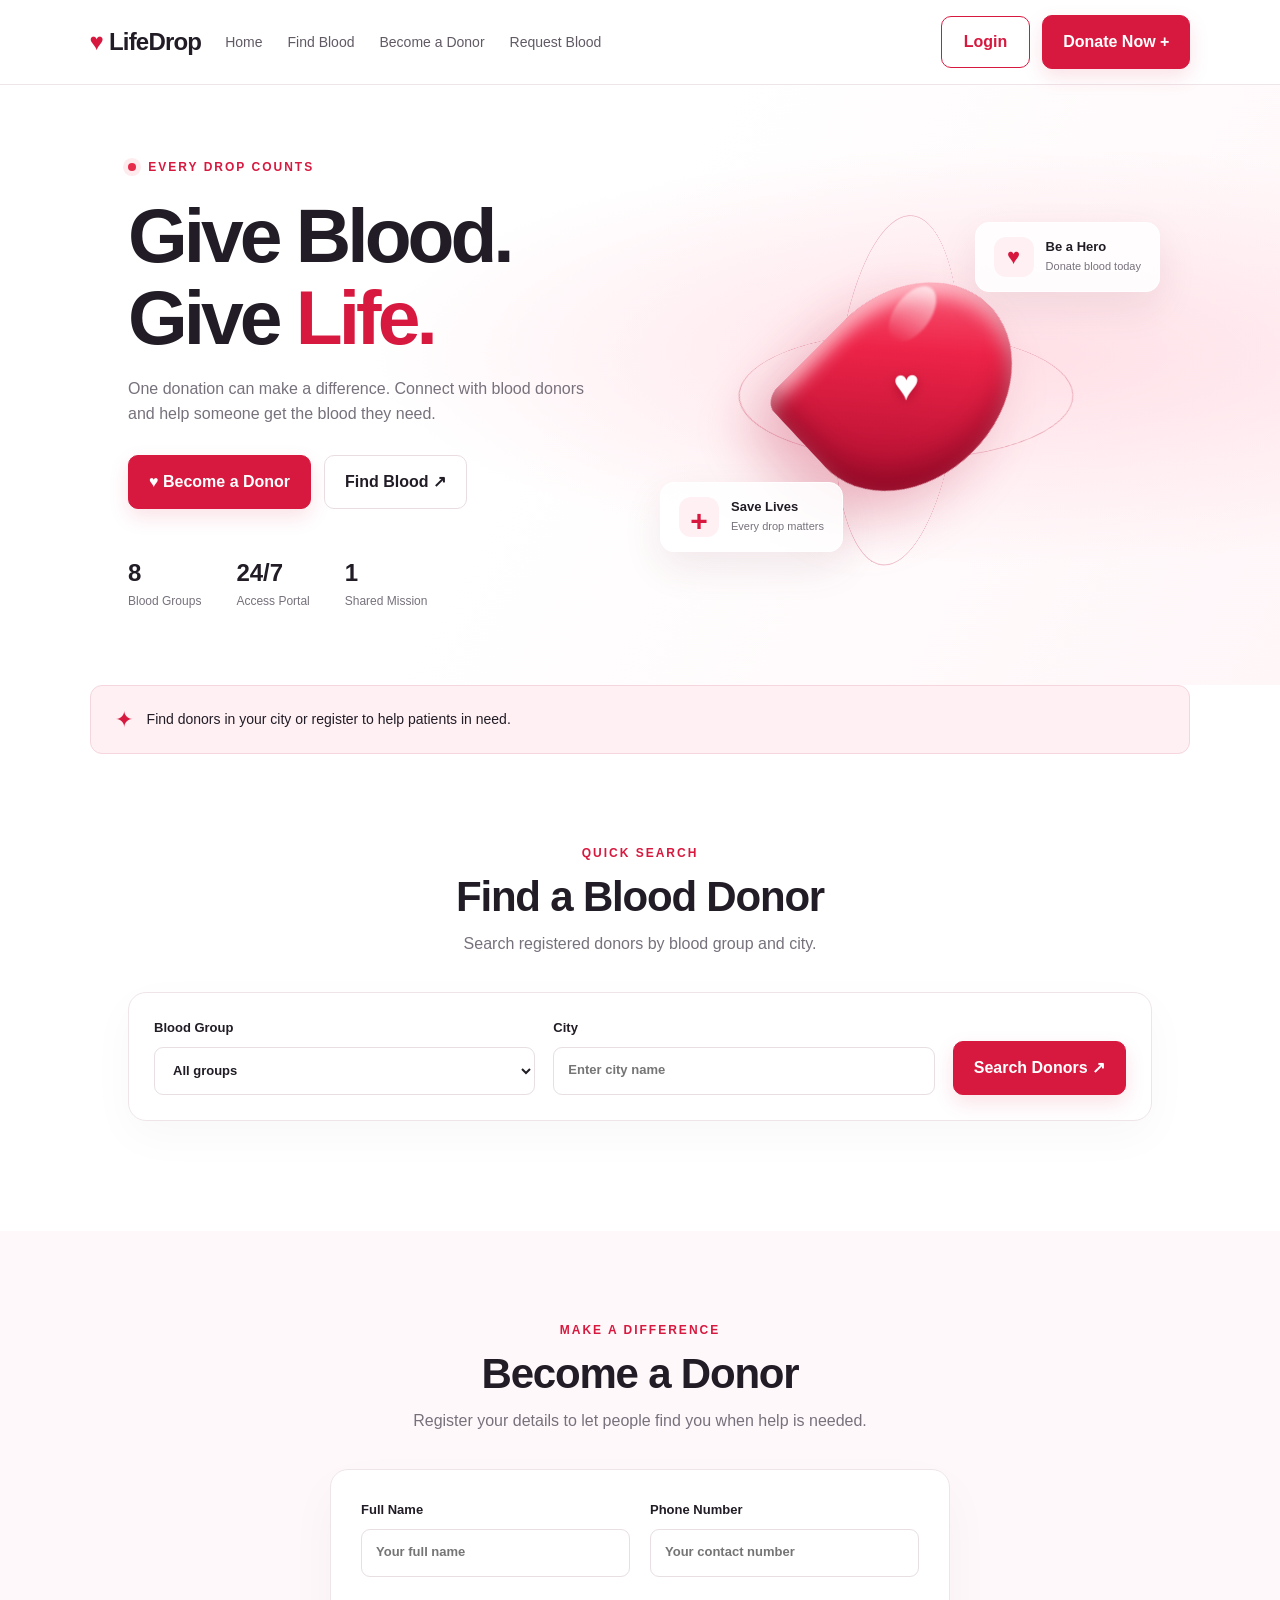
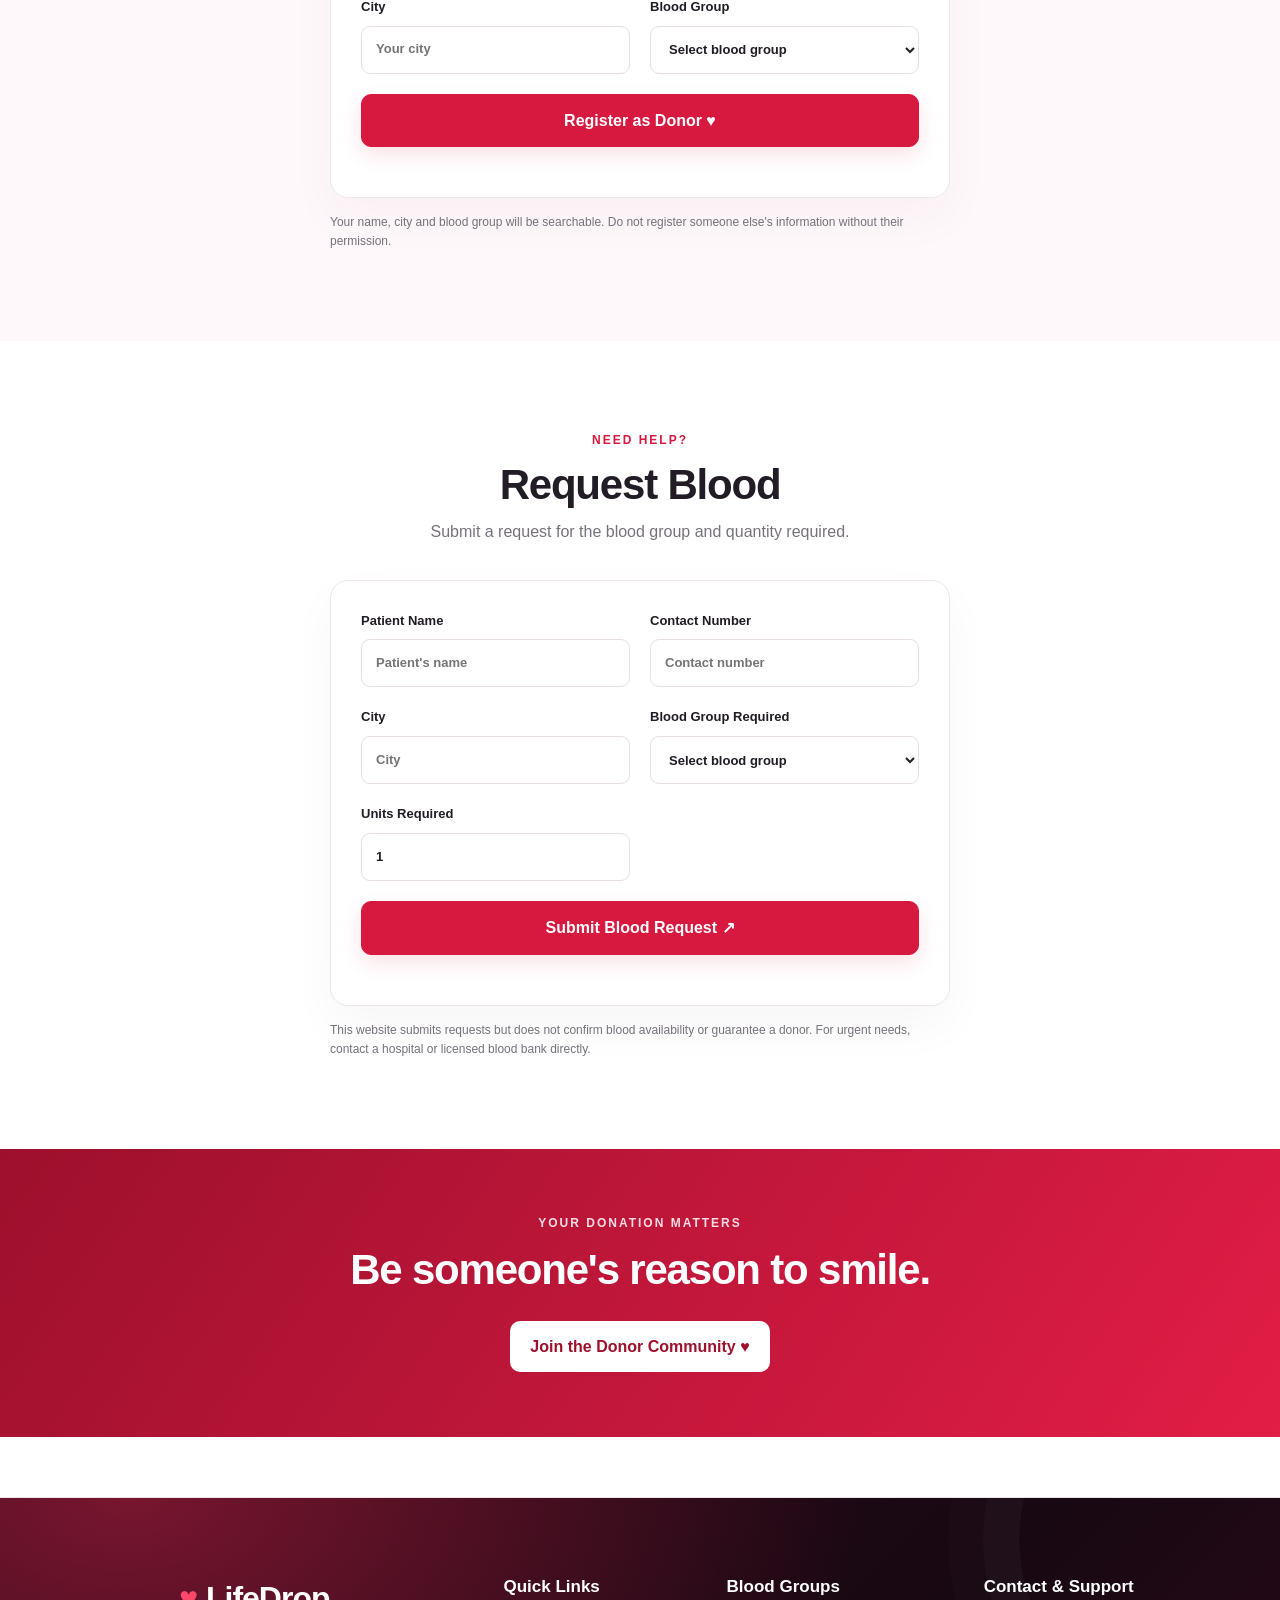
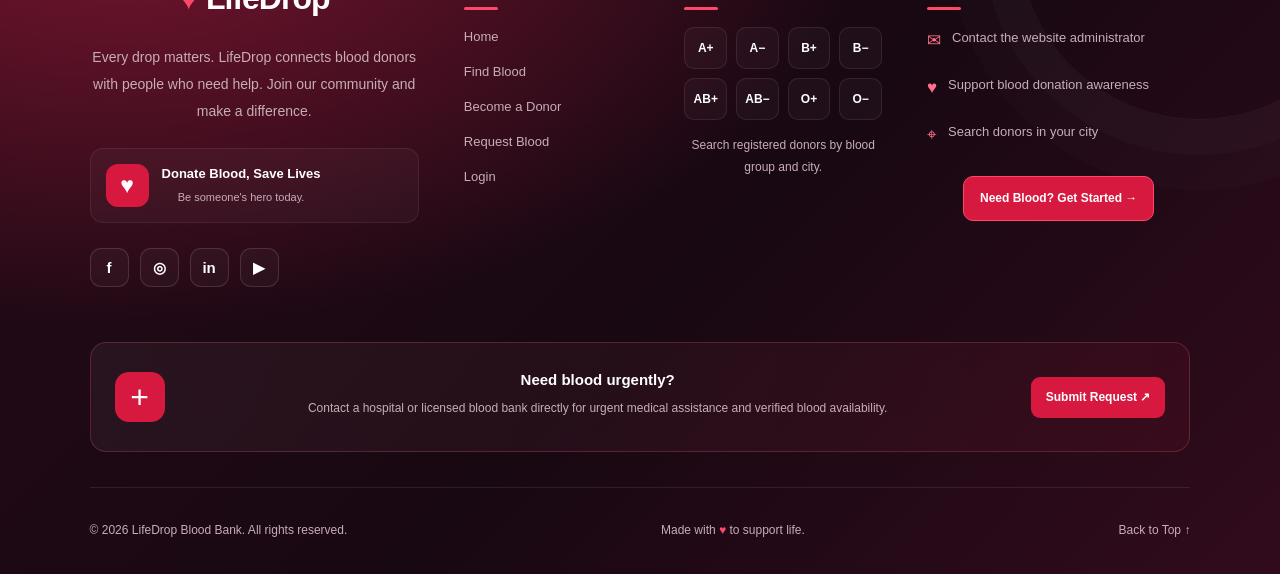
<file: index.html>
<!DOCTYPE html>
<html lang="en">
<head>
  <meta charset="UTF-8">
  <meta name="viewport" content="width=device-width, initial-scale=1.0">
  <title>LifeDrop | 3D Blood Bank</title>
  <meta name="description" content="Blood donor registration and blood request portal.">
  <link rel="stylesheet" href="style.css">
  <script src="script.js" defer></script>
</head>
<body>
  <header class="navbar">
    <a class="logo" href="#home"><span>♥</span> LifeDrop</a>
    <nav>
      <a href="#home">Home</a>
      <a href="#search">Find Blood</a>
      <a href="#donate">Become a Donor</a>
      <a href="#request">Request Blood</a>
    </nav>

<div 
  class="nav-actions">
  <a href="login.html" class="login-btn">Login</a>
  <a class="nav-btn" href="#donate">Donate Now +</a>
</div>

  </header>

  <main>
    <section class="hero" id="home">
      <div class="hero-content">
        <p class="eyebrow"><span class="live-dot"></span> EVERY DROP COUNTS</p>
        <h1>Give Blood.<br>Give <span>Life.</span></h1>
        <p class="hero-description">
          One donation can make a difference. Connect with blood donors
          and help someone get the blood they need.
        </p>
        <div class="hero-actions">
          <a class="primary-btn" href="#donate">♥ Become a Donor</a>
          <a class="secondary-btn" href="#search">Find Blood ↗</a>
        </div>
        <div class="hero-stats">
          <div><strong>8</strong><span>Blood Groups</span></div>
          <div><strong>24/7</strong><span>Access Portal</span></div>
          <div><strong>1</strong><span>Shared Mission</span></div>
        </div>
      </div>

      <div class="hero-visual" aria-label="Animated 3D blood drop">
        <div class="orbit orbit-one"></div>
        <div class="orbit orbit-two"></div>
        <div class="blood-drop">
          <div class="drop-shine"></div>
          <div class="drop-heart">♥</div>
        </div>
        <div class="float-card card-top">
          <span class="mini-icon">♥</span>
          <div><strong>Be a Hero</strong><small>Donate blood today</small></div>
        </div>
        <div class="float-card card-bottom">
          <span class="pulse-icon">+</span>
          <div><strong>Save Lives</strong><small>Every drop matters</small></div>
        </div>
      </div>
    </section>

    <section class="notice">
      <span>✦</span>
      <p>Find donors in your city or register to help patients in need.</p>
    </section>

    <section class="section" id="search">
      <div class="section-heading">
        <p class="eyebrow">QUICK SEARCH</p>
        <h2>Find a Blood Donor</h2>
        <p>Search registered donors by blood group and city.</p>
      </div>

      <form id="search-form" class="search-panel">
        <label>Blood Group
          <select id="search-group">
            <option value="">All groups</option>
            <option>A+</option><option>A-</option>
            <option>B+</option><option>B-</option>
            <option>AB+</option><option>AB-</option>
            <option>O+</option><option>O-</option>
          </select>
        </label>
        <label>City
          <input id="search-city" maxlength="100"
                 placeholder="Enter city name">
        </label>
        <button class="primary-btn" type="submit">Search Donors ↗</button>
      </form>
      <p id="search-status" class="status" aria-live="polite"></p>
      <div id="donor-results" class="donor-grid"></div>
    </section>

    <section class="section soft-section" id="donate">
      <div class="section-heading">
        <p class="eyebrow">MAKE A DIFFERENCE</p>
        <h2>Become a Donor</h2>
        <p>Register your details to let people find you when help is needed.</p>
      </div>

      <form id="donor-form" class="form-card">
        <label>Full Name
          <input name="name" required maxlength="100"
                 autocomplete="name" placeholder="Your full name">
        </label>
        <label>Phone Number
          <input name="phone" required maxlength="20"
                 type="tel" autocomplete="tel" placeholder="Your contact number">
        </label>
        <label>City
          <input name="city" required maxlength="100"
                 autocomplete="address-level2" placeholder="Your city">
        </label>
        <label>Blood Group
          <select name="blood_group" required>
            <option value="">Select blood group</option>
            <option>A+</option><option>A-</option>
            <option>B+</option><option>B-</option>
            <option>AB+</option><option>AB-</option>
            <option>O+</option><option>O-</option>
          </select>
        </label>
        <button class="primary-btn full-width" type="submit">
          Register as Donor ♥
        </button>
        <p id="donor-status" class="status" aria-live="polite"></p>
      </form>
      <p class="privacy-note">
        Your name, city and blood group will be searchable. Do not register
        someone else's information without their permission.
      </p>
    </section>

    <section class="section" id="request">
      <div class="section-heading">
        <p class="eyebrow">NEED HELP?</p>
        <h2>Request Blood</h2>
        <p>Submit a request for the blood group and quantity required.</p>
      </div>

      <form id="request-form" class="form-card">
        <label>Patient Name
          <input name="patient_name" required maxlength="100"
                 placeholder="Patient's name">
        </label>
        <label>Contact Number
          <input name="phone" required maxlength="20" type="tel"
                 placeholder="Contact number">
        </label>
        <label>City
          <input name="city" required maxlength="100"
                 placeholder="City">
        </label>
        <label>Blood Group Required
          <select name="blood_group" required>
            <option value="">Select blood group</option>
            <option>A+</option><option>A-</option>
            <option>B+</option><option>B-</option>
            <option>AB+</option><option>AB-</option>
            <option>O+</option><option>O-</option>
          </select>
        </label>
        <label>Units Required
          <input name="units" type="number" min="1" max="20"
                 value="1" required>
        </label>
        <button class="primary-btn full-width" type="submit">
          Submit Blood Request ↗
        </button>
        <p id="request-status" class="status" aria-live="polite"></p>
      </form>
      <p class="privacy-note">
        This website submits requests but does not confirm blood availability
        or guarantee a donor. For urgent needs, contact a hospital or licensed
        blood bank directly.
      </p>
    </section>

    <section class="cta">
      <p class="eyebrow">YOUR DONATION MATTERS</p>
      <h2>Be someone's reason to smile.</h2>
      <a href="#donate" class="light-btn">Join the Donor Community ♥</a>
    </section>
  </main>

  
<footer class="site-footer">
  <div class="footer-main">

    <div class="footer-brand">
      <a href="#home" class="footer-logo">
        <span class="footer-heart">♥</span> LifeDrop
      </a>

      <p class="footer-description">
        Every drop matters. LifeDrop connects blood donors with people
        who need help. Join our community and make a difference.
      </p>

      <div class="footer-badge">
        <span>♥</span>
        <div>
          <strong>Donate Blood, Save Lives</strong>
          <small>Be someone's hero today.</small>
        </div>
      </div>

      <div class="footer-socials">
        <a href="https://www.facebook.com/" aria-label="Facebook">f</a>
        <a href="https://www.instagram.com/" aria-label="Instagram">◎</a>
        <a href="https://www.linkedin.com/" aria-label="LinkedIn">in</a>
        <a href="https://www.youtube.com/" aria-label="YouTube">▶</a>
      </div>
    </div>

    <div class="footer-column">
      <h3>Quick Links</h3>
      <a href="#home">Home</a>
      <a href="#search">Find Blood</a>
      <a href="#donate">Become a Donor</a>
      <a href="#request">Request Blood</a>
      <a href="login.html">Login</a>
    </div>

    <div class="footer-column">
      <h3>Blood Groups</h3>
      <div class="footer-blood-groups">
        <a href="#search">A+</a>
        <a href="#search">A−</a>
        <a href="#search">B+</a>
        <a href="#search">B−</a>
        <a href="#search">AB+</a>
        <a href="#search">AB−</a>
        <a href="#search">O+</a>
        <a href="#search">O−</a>
      </div>
      <p class="footer-small">
        Search registered donors by blood group and city.
      </p>
    </div>

    <div class="footer-column footer-contact">
      <h3>Contact & Support</h3>
      <p><span>✉</span> Contact the website administrator</p>
      <p><span>♥</span> Support blood donation awareness</p>
      <p><span>⌖</span> Search donors in your city</p>
      <a class="footer-contact-btn" href="#request">
        Need Blood? Get Started →
      </a>
    </div>

  </div>

  <div class="footer-emergency">
    <div class="emergency-icon">+</div>
    <div>
      <strong>Need blood urgently?</strong>
      <p>
        Contact a hospital or licensed blood bank directly for urgent
        medical assistance and verified blood availability.
      </p>
    </div>
    <a href="#request">Submit Request ↗</a>
  </div>

  <div class="footer-bottom">
    <p>© 2026 LifeDrop Blood Bank. All rights reserved.</p>
    <p>Made with <span class="footer-heart">♥</span> to support life.</p>
    <a href="#home">Back to Top ↑</a>
  </div>
</footer>

</body>
</html>
</file>
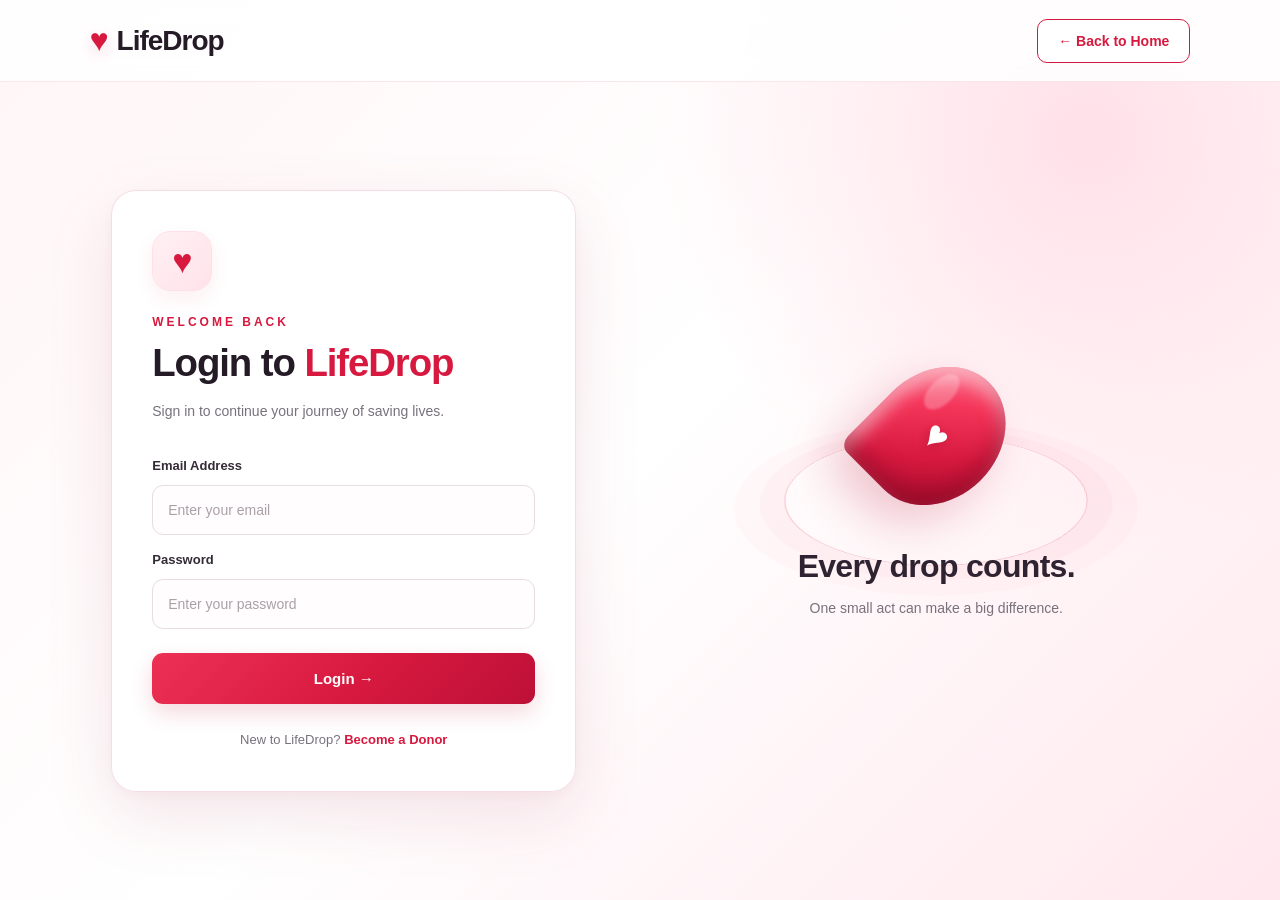
<file: login.html>
<!DOCTYPE html>
<html lang="en">
<head>
  <meta charset="UTF-8">
  <meta name="viewport" content="width=device-width, initial-scale=1.0">
  <title>Login | LifeDrop Blood Bank</title>
  <link rel="stylesheet" href="style1.css">
</head>

<body class="login-page">

  <header class="navbar">
    <a class="logo" href="index.html">
      <span>♥</span> LifeDrop
    </a>
    <a href="index.html" class="login-btn">← Back to Home</a>
  </header>

  <main class="login-container">

    <section class="login-card">
      <div class="login-symbol">♥</div>

      <p class="eyebrow">WELCOME BACK</p>

      <h1>Login to <span>LifeDrop</span></h1>

      <p class="login-subtitle">
        Sign in to continue your journey of saving lives.
      </p>

      <form id="login-form">

        <label for="email">Email Address</label>
        <input
          id="email"
          name="email"
          type="email"
          placeholder="Enter your email"
          autocomplete="email"
          required
        >

        <label for="password">Password</label>
        <input
          id="password"
          name="password"
          type="password"
          placeholder="Enter your password"
          autocomplete="current-password"
          required
        >

        <button type="submit" class="primary-btn full-width">
          Login →
        </button>

        <p id="login-message" class="status" aria-live="polite"></p>

      </form>

      <p class="login-footer">
        New to LifeDrop?
        <a href="index.html#donate">Become a Donor</a>
      </p>
    </section>

    <div class="login-visual">
      <div class="login-orbit"></div>
      <div class="login-drop">♥</div>

      <h2>Every drop counts.</h2>
      <p>One small act can make a big difference.</p>
    </div>

  </main>

  <script>
    document.getElementById("login-form").addEventListener(
      "submit",
      function(event) {
        event.preventDefault();

        const email = document.getElementById("email").value.trim();
        const password = document.getElementById("password").value;
        const message = document.getElementById("login-message");

        if (!email || !password) {
          message.textContent = "Please enter your email and password.";
          message.className = "status error";
          return;
        }

        // Demo only: this does not verify credentials.
        message.textContent = "Demo login successful. Opening homepage...";
        message.className = "status success";

        window.location.href = "index.html";
      }
    );
  </script>

</body>
</html>
</file>
<file: style.css>
:root {
  --red: #d7193f;
  --red-dark: #9e102c;
  --pink: #fff0f3;
  --ink: #211c25;
  --muted: #77717c;
  --white: #ffffff;
  --border: #eee5e9;
}

* {
  box-sizing: border-box;
  margin: 0;
  padding: 0;
}

html {
  scroll-behavior: smooth;
  scroll-padding-top: 90px;
}

body {
  font-family: Arial, Helvetica, sans-serif;
  color: var(--ink);
  background: var(--white);
  line-height: 1.6;
}

a {
  color: inherit;
  text-decoration: none;
}

button, input, select {
  font: inherit;
}


.nav-actions {
  display: flex;
  align-items: center;
  gap: 12px;
  margin-left: auto;
}

.login-btn {
  display: inline-flex;
  align-items: center;
  justify-content: center;
  padding: 12px 22px;
  border: 1px solid #d7193f;
  border-radius: 10px;
  background: #fff;
  color: #d7193f;
  font-weight: 700;
  text-decoration: none;
  transition: all 0.25s ease;
}

.login-btn:hover {
  background: #fff0f3;
  transform: translateY(-3px);
  box-shadow: 0 8px 20px #d7193f20;
}

@media (max-width: 900px) {
  .nav-actions {
    margin-left: 0;
    justify-content: center;
  }
}

@media (max-width: 560px) {
  .nav-actions {
    gap: 8px;
  }

  .login-btn,
  .nav-btn {
    padding: 10px 14px;
    font-size: 12px;
  }
}


button, .primary-btn, .secondary-btn, .nav-btn, .light-btn {
  transition: transform .25s, box-shadow .25s, background .25s;
}

button:hover, .primary-btn:hover, .secondary-btn:hover,
.nav-btn:hover, .light-btn:hover {
  transform: translateY(-3px);
}

.navbar {
  position: sticky;
  top: 0;
  z-index: 10;
  min-height: 76px;
  padding: 15px 7%;
  display: flex;
  align-items: center;
  justify-content: space-between;
  gap: 24px;
  background: rgba(255,255,255,.94);
  backdrop-filter: blur(12px);
  border-bottom: 1px solid var(--border);
}

.logo {
  font-size: 24px;
  font-weight: 800;
  letter-spacing: -.8px;
  white-space: nowrap;
}

.logo span {
  color: var(--red);
}

.navbar nav {
  display: flex;
  flex-wrap: wrap;
  gap: 25px;
  font-size: 14px;
  color: #615a65;
}

.navbar nav a:hover {
  color: var(--red);
}

.nav-btn, .primary-btn, .secondary-btn, .light-btn {
  display: inline-flex;
  align-items: center;
  justify-content: center;
  gap: 9px;
  border-radius: 10px;
  padding: 13px 20px;
  font-weight: 700;
  cursor: pointer;
}

.nav-btn, .primary-btn {
  border: 1px solid var(--red);
  color: white;
  background: var(--red);
  box-shadow: 0 8px 20px #d7193f20;
}

.secondary-btn {
  border: 1px solid #eadde2;
  background: white;
}

.hero {
  min-height: 600px;
  padding: 70px 10%;
  display: grid;
  grid-template-columns: 1fr 1fr;
  align-items: center;
  gap: 40px;
  overflow: hidden;
  background:
    radial-gradient(ellipse at 80% 45%, #ffe0e7 0, transparent 45%),
    linear-gradient(120deg, #fff 45%, #fff6f8);
}

.eyebrow {
  color: var(--red);
  font-size: 12px;
  font-weight: 800;
  letter-spacing: 2px;
}

.live-dot {
  display: inline-block;
  width: 8px;
  height: 8px;
  margin-right: 7px;
  border-radius: 50%;
  background: #e62b4b;
  box-shadow: 0 0 0 5px #e62b4b18;
}

.hero h1 {
  margin: 18px 0;
  font-size: clamp(48px, 6vw, 78px);
  line-height: 1.06;
  letter-spacing: -4px;
}

.hero h1 span {
  color: var(--red);
}

.hero-description {
  max-width: 480px;
  color: var(--muted);
  font-size: 16px;
}

.hero-actions {
  display: flex;
  flex-wrap: wrap;
  gap: 13px;
  margin-top: 28px;
}

.hero-stats {
  display: flex;
  gap: 35px;
  margin-top: 45px;
}

.hero-stats div {
  display: grid;
}

.hero-stats strong {
  font-size: 24px;
}

.hero-stats span {
  color: var(--muted);
  font-size: 12px;
}

.hero-visual {
  position: relative;
  display: grid;
  place-items: center;
  min-height: 410px;
  perspective: 900px;
}

.orbit {
  position: absolute;
  width: 330px;
  height: 330px;
  border: 1px solid #e9a4b3;
  border-radius: 50%;
  transform-style: preserve-3d;
}

.orbit-one {
  transform: rotateX(68deg) rotateZ(-25deg);
}

.orbit-two {
  width: 275px;
  height: 360px;
  transform: rotateY(65deg) rotateZ(25deg);
  border-color: #efc2cd;
}

.blood-drop {
  position: relative;
  display: grid;
  place-items: center;
  width: 190px;
  height: 230px;
  border-radius: 55% 55% 55% 10%;
  transform: rotate(45deg) rotateY(-15deg);
  background: linear-gradient(140deg, #ff718a 2%, #ed2348 38%, #9d0929 100%);
  box-shadow:
    inset -16px -15px 25px #75051e70,
    inset 10px 8px 20px #ffbdc9,
    0 35px 55px #ba153b48;
  animation: float-drop 4s ease-in-out infinite;
  transform-style: preserve-3d;
}

.drop-shine {
  position: absolute;
  top: 27px;
  left: 28px;
  width: 38px;
  height: 65px;
  border-radius: 50%;
  background: linear-gradient(#ffffffa8, #ffffff00);
  transform: rotate(-10deg);
  filter: blur(1px);
}

.drop-heart {
  color: #fff;
  font-size: 45px;
  transform: rotate(-45deg);
  text-shadow: 0 3px 12px #8c001f80;
}

@keyframes float-drop {
  0%, 100% {
    translate: 0 0;
    rotate: -3deg;
  }
  50% {
    translate: 0 -15px;
    rotate: 3deg;
  }
}

.float-card {
  position: absolute;
  display: flex;
  align-items: center;
  gap: 12px;
  padding: 14px 18px;
  border: 1px solid #ffffff;
  border-radius: 14px;
  background: #ffffffdb;
  box-shadow: 0 15px 40px #67152b17;
  backdrop-filter: blur(12px);
  animation: card-float 5s ease-in-out infinite;
}

.card-top {
  top: 42px;
  right: -8px;
}

.card-bottom {
  bottom: 38px;
  left: 0;
  animation-delay: -2s;
}

.float-card strong, .float-card small {
  display: block;
}

.float-card strong {
  font-size: 13px;
}

.float-card small {
  color: var(--muted);
  font-size: 11px;
}

.mini-icon, .pulse-icon {
  display: grid;
  place-items: center;
  width: 40px;
  height: 40px;
  border-radius: 12px;
  color: var(--red);
  background: var(--pink);
  font-size: 22px;
}

.pulse-icon {
  font-size: 30px;
  font-weight: bold;
}

@keyframes card-float {
  0%, 100% { translate: 0 0; }
  50% { translate: 0 -8px; }
}

.notice {
  margin: 0 7%;
  padding: 16px 24px;
  display: flex;
  align-items: center;
  gap: 14px;
  border: 1px solid #f5d5de;
  border-radius: 12px;
  background: var(--pink);
}

.notice span {
  color: var(--red);
  font-size: 22px;
}

.notice p {
  font-size: 14px;
}

.section {
  padding: 90px 10%;
}

.section-heading {
  max-width: 620px;
  margin: 0 auto 35px;
  text-align: center;
}

.section-heading h2, .cta h2 {
  margin: 9px 0;
  font-size: clamp(30px, 4vw, 42px);
  line-height: 1.2;
  letter-spacing: -1.2px;
}

.section-heading > p:last-child {
  color: var(--muted);
}

.search-panel {
  display: grid;
  grid-template-columns: 1fr 1fr auto;
  align-items: end;
  gap: 18px;
  padding: 25px;
  border: 1px solid var(--border);
  border-radius: 18px;
  box-shadow: 0 15px 45px #35112208;
}

label {
  display: grid;
  gap: 8px;
  font-size: 13px;
  font-weight: 700;
}

input, select {
  width: 100%;
  min-height: 48px;
  padding: 12px 14px;
  border: 1px solid #e7dfe3;
  border-radius: 9px;
  background: white;
  color: var(--ink);
  outline: none;
}

input:focus, select:focus {
  border-color: var(--red);
  box-shadow: 0 0 0 3px #d7193f15;
}

.soft-section {
  background: #fff8fa;
}

.form-card {
  width: 100%;
  max-width: 620px;
  margin: 0 auto;
  padding: 30px;
  display: grid;
  grid-template-columns: 1fr 1fr;
  gap: 20px;
  border: 1px solid var(--border);
  border-radius: 18px;
  background: white;
  box-shadow: 0 20px 50px #35112209;
}

.full-width, .form-card .status {
  grid-column: 1 / -1;
}

.full-width {
  width: 100%;
}

.status {
  color: var(--muted);
  font-size: 13px;
}

.status.error {
  color: #b00020;
}

.status.success {
  color: #167345;
}

.donor-grid {
  display: grid;
  grid-template-columns: repeat(3, minmax(0, 1fr));
  gap: 18px;
  margin-top: 20px;
}

.donor-card {
  padding: 20px;
  border: 1px solid var(--border);
  border-radius: 14px;
  background: white;
  transition: transform .25s, box-shadow .25s;
}

.donor-card:hover {
  transform: translateY(-5px) rotateX(2deg);
  box-shadow: 0 16px 30px #35112210;
}

.blood-badge {
  display: inline-grid;
  place-items: center;
  min-width: 50px;
  min-height: 50px;
  padding: 8px;
  border-radius: 12px;
  color: var(--red);
  background: var(--pink);
  font-size: 17px;
  font-weight: 800;
}

.donor-card h3 {
  margin-top: 12px;
  font-size: 17px;
}

.donor-card p {
  margin-top: 5px;
  color: var(--muted);
  font-size: 13px;
}

.privacy-note {
  max-width: 620px;
  margin: 15px auto 0;
  color: var(--muted);
  font-size: 12px;
}

.cta {
  padding: 65px 20px;
  text-align: center;
  color: white;
  background: linear-gradient(125deg, #9d102d, #e21d46);
}

.cta .eyebrow {
  color: #ffdbe3;
}

.cta h2 {
  margin: 12px 0 25px;
}

.light-btn {
  color: var(--red-dark);
  background: white;
}

footer {
  padding: 35px 7%;
  text-align: center;
  border-top: 1px solid var(--border);
}

footer p {
  margin: 8px 0;
  color: var(--muted);
  font-size: 13px;
}

footer small {
  color: var(--muted);
  font-size: 11px;
}

@media (max-width: 900px) {
  .navbar {
    flex-wrap: wrap;
    justify-content: center;
  }

  .navbar nav {
    justify-content: center;
    gap: 15px;
  }

  .hero {
    grid-template-columns: 1fr;
    padding: 60px 7%;
  }

  .hero-content {
    text-align: center;
  }

  .hero-description {
    margin: auto;
  }

  .hero-actions, .hero-stats {
    justify-content: center;
  }

  .hero-visual {
    min-height: 380px;
  }

  .search-panel {
    grid-template-columns: 1fr 1fr;
  }

  .search-panel button {
    grid-column: 1 / -1;
  }

  .donor-grid {
    grid-template-columns: repeat(2, minmax(0, 1fr));
  }
}

@media (max-width: 560px) {
  .navbar {
    padding: 14px 5%;
  }

  .navbar nav {
    font-size: 12px;
  }

  .nav-btn {
    padding: 10px 14px;
  }

  .hero h1 {
    letter-spacing: -2px;
  }

  .hero-stats {
    gap: 18px;
  }

  .hero-visual {
    transform: scale(.86);
    margin: -15px 0;
  }

  .section {
    padding: 65px 6%;
  }

  .search-panel, .form-card {
    grid-template-columns: 1fr;
    padding: 20px;
  }

  .search-panel button, .full-width, .form-card .status {
    grid-column: auto;
  }

  .donor-grid {
    grid-template-columns: 1fr;
  }
}

@media (prefers-reduced-motion: reduce) {
  *, *::before, *::after {
    animation-duration: .01ms !important;
    animation-iteration-count: 1 !important;
    scroll-behavior: auto !important;
    transition-duration: .01ms !important;
  }
}


/* =========================================
   LIFEDROP PREMIUM LARGE FOOTER
========================================= */

.site-footer {
  position: relative;
  overflow: hidden;
  margin-top: 60px;
  padding: 75px 7% 0;
  color: #f8eaf0;
  background:
    radial-gradient(ellipse at 10% 0%, #78152f 0%, transparent 45%),
    linear-gradient(135deg, #250a16 0%, #180812 55%, #310b1c 100%);
}

.site-footer::before {
  content: "";
  position: absolute;
  top: -140px;
  right: -100px;
  width: 360px;
  height: 360px;
  border: 1px solid #ffffff0d;
  border-radius: 50%;
  box-shadow:
    0 0 0 35px #ffffff05,
    0 0 0 70px #ffffff03;
  pointer-events: none;
}

.footer-main {
  position: relative;
  z-index: 1;
  display: grid;
  grid-template-columns: 1.5fr 0.8fr 0.9fr 1.2fr;
  gap: 45px;
  padding-bottom: 55px;
}

.footer-logo {
  display: inline-flex;
  align-items: center;
  gap: 9px;
  color: #ffffff;
  font-size: 32px;
  font-weight: 800;
  letter-spacing: -1px;
  text-decoration: none;
}

.footer-heart {
  color: #ff476a;
}

.footer-description {
  max-width: 340px;
  margin-top: 20px;
  color: #c7adb7;
  font-size: 14px;
  line-height: 1.9;
}

.footer-badge {
  display: flex;
  align-items: center;
  gap: 13px;
  margin-top: 24px;
  padding: 15px;
  max-width: 330px;
  border: 1px solid #ffffff12;
  border-radius: 13px;
  background: #ffffff08;
}

.footer-badge > span {
  display: grid;
  place-items: center;
  flex-shrink: 0;
  width: 43px;
  height: 43px;
  border-radius: 12px;
  color: #ffffff;
  background: #d7193f;
  font-size: 23px;
}

.footer-badge strong,
.footer-badge small {
  display: block;
}

.footer-badge strong {
  color: #ffffff;
  font-size: 13px;
}

.footer-badge small {
  margin-top: 4px;
  color: #c7adb7;
  font-size: 11px;
}

.footer-socials {
  display: flex;
  gap: 11px;
  margin-top: 25px;
}

.footer-socials a {
  display: grid;
  place-items: center;
  width: 39px;
  height: 39px;
  border: 1px solid #ffffff20;
  border-radius: 11px;
  color: #ffffff;
  background: #ffffff08;
  font-size: 15px;
  font-weight: 700;
  text-decoration: none;
  transition: 0.25s ease;
}

.footer-socials a:hover {
  transform: translateY(-4px);
  border-color: #ff476a;
  background: #d7193f;
}

.footer-column h3 {
  position: relative;
  margin-bottom: 27px;
  color: #ffffff;
  font-size: 17px;
}

.footer-column h3::after {
  content: "";
  position: absolute;
  bottom: -10px;
  left: 0;
  width: 34px;
  height: 3px;
  border-radius: 5px;
  background: #ff476a;
}

.footer-column > a:not(.footer-contact-btn) {
  display: block;
  width: fit-content;
  margin: 14px 0;
  color: #c7adb7;
  font-size: 13px;
  text-decoration: none;
  transition: 0.2s;
}

.footer-column > a:not(.footer-contact-btn):hover {
  color: #ff718a;
  transform: translateX(4px);
}

.footer-blood-groups {
  display: grid;
  grid-template-columns: repeat(4, minmax(0, 1fr));
  gap: 9px;
}

.footer-blood-groups a {
  display: grid;
  place-items: center;
  min-height: 42px;
  border: 1px solid #ffffff16;
  border-radius: 10px;
  color: #ffffff;
  background: #ffffff08;
  font-size: 12px;
  font-weight: 700;
  text-decoration: none;
  transition: 0.25s;
}

.footer-blood-groups a:hover {
  transform: translateY(-3px);
  border-color: #ff476a;
  background: #d7193f;
}

.footer-small {
  margin-top: 15px;
  color: #c7adb7;
  font-size: 12px;
  line-height: 1.8;
}

.footer-contact p {
  display: flex;
  align-items: flex-start;
  gap: 11px;
  margin-bottom: 18px;
  color: #c7adb7;
  font-size: 13px;
  line-height: 1.7;
}

.footer-contact p span {
  color: #ff718a;
  font-size: 17px;
}

.footer-contact-btn {
  display: inline-flex;
  align-items: center;
  justify-content: center;
  margin-top: 8px;
  padding: 12px 16px;
  border: 1px solid #ff476a;
  border-radius: 10px;
  color: #ffffff;
  background: #d7193f;
  font-size: 12px;
  font-weight: 700;
  text-decoration: none;
  transition: 0.25s;
}

.footer-contact-btn:hover {
  background: #b71032;
  transform: translateY(-3px);
}

.footer-emergency {
  position: relative;
  z-index: 1;
  display: flex;
  align-items: center;
  gap: 18px;
  padding: 24px;
  margin-bottom: 0;
  border: 1px solid #ff718a38;
  border-radius: 16px;
  background: linear-gradient(110deg, #ffffff0c, #d7193f15);
}

.emergency-icon {
  display: grid;
  place-items: center;
  flex-shrink: 0;
  width: 50px;
  height: 50px;
  border-radius: 14px;
  color: #ffffff;
  background: #d7193f;
  font-size: 32px;
  font-weight: 400;
}

.footer-emergency > div:nth-child(2) {
  flex: 1;
}

.footer-emergency strong {
  color: #ffffff;
  font-size: 15px;
}

.footer-emergency p {
  margin-top: 5px;
  color: #c7adb7;
  font-size: 12px;
  line-height: 1.8;
}

.footer-emergency > a {
  flex-shrink: 0;
  padding: 11px 15px;
  border-radius: 9px;
  color: #ffffff;
  background: #d7193f;
  font-size: 12px;
  font-weight: 700;
  text-decoration: none;
}

.footer-bottom {
  position: relative;
  z-index: 1;
  display: flex;
  align-items: center;
  justify-content: space-between;
  flex-wrap: wrap;
  gap: 15px;
  margin-top: 35px;
  padding: 25px 0;
  border-top: 1px solid #ffffff16;
}

.footer-bottom p,
.footer-bottom a {
  color: #c7adb7;
  font-size: 12px;
}

.footer-bottom a {
  text-decoration: none;
}

.footer-bottom a:hover {
  color: #ff718a;
}

/* TABLETS */

@media (max-width: 1050px) {
  .footer-main {
    grid-template-columns: repeat(2, minmax(0, 1fr));
    gap: 45px 35px;
  }
}

/* MOBILE */

@media (max-width: 600px) {
  .site-footer {
    padding: 50px 6% 0;
  }

  .footer-main {
    grid-template-columns: 1fr;
    gap: 38px;
    padding-bottom: 35px;
  }

  .footer-description {
    max-width: 100%;
  }

  .footer-badge {
    max-width: 100%;
  }

  .footer-emergency {
    align-items: flex-start;
    flex-wrap: wrap;
    padding: 18px;
  }

  .footer-emergency > div:nth-child(2) {
    flex-basis: calc(100% - 70px);
  }

  .footer-emergency > a {
    margin-left: 0;
  }

  .footer-bottom {
    flex-direction: column;
    align-items: flex-start;
    gap: 12px;
  }
}

@media (prefers-reduced-motion: reduce) {
  .site-footer *,
  .site-footer *::before,
  .site-footer *::after {
    transition: none !important;
    animation: none !important;
  }
}
</file>
<file: style1.css>
/* =========================================
   LIFEDROP — PREMIUM LOGIN PAGE CSS
   File: frontend/style1.css
========================================= */

/* ---------- RESET ---------- */

* {
  margin: 0;
  padding: 0;
  box-sizing: border-box;
}

html {
  scroll-behavior: smooth;
}

body.login-page {
  min-height: 100vh;
  font-family: Arial, Helvetica, sans-serif;
  color: #241b27;
  background:
    radial-gradient(circle at 85% 15%, #ffe0e8 0, transparent 32%),
    linear-gradient(135deg, #fff5f7 0%, #ffffff 50%, #ffe8ee 100%);
  overflow-x: hidden;
}

.login-page a {
  -webkit-tap-highlight-color: transparent;
}

/* ---------- NAVBAR ---------- */

.login-page .navbar {
  width: 100%;
  min-height: 82px;
  padding: 18px 7%;
  display: flex;
  align-items: center;
  justify-content: space-between;
  gap: 20px;
  border-bottom: 1px solid rgba(215, 25, 63, 0.10);
  background: rgba(255, 255, 255, 0.88);
  backdrop-filter: blur(14px);
  -webkit-backdrop-filter: blur(14px);
}

.login-page .logo {
  display: inline-flex;
  align-items: center;
  gap: 9px;
  color: #241b27;
  font-size: 28px;
  font-weight: 800;
  letter-spacing: -1px;
  text-decoration: none;
  white-space: nowrap;
}

.login-page .logo span {
  color: #d7193f;
  font-size: 32px;
  text-shadow: 0 5px 15px rgba(215, 25, 63, 0.18);
}

.login-page .login-btn {
  min-height: 44px;
  padding: 12px 20px;
  display: inline-flex;
  align-items: center;
  justify-content: center;
  border: 1px solid #d7193f;
  border-radius: 10px;
  color: #d7193f;
  background: #ffffff;
  font-size: 14px;
  font-weight: 700;
  text-decoration: none;
  transition:
    background 0.25s ease,
    color 0.25s ease,
    transform 0.25s ease,
    box-shadow 0.25s ease;
}

.login-page .login-btn:hover {
  color: #ffffff;
  background: #d7193f;
  transform: translateY(-2px);
  box-shadow: 0 8px 20px rgba(215, 25, 63, 0.18);
}

/* ---------- MAIN LAYOUT ---------- */

.login-page .login-container {
  width: min(1120px, 88%);
  min-height: calc(100vh - 82px);
  margin: 0 auto;
  padding: 55px 0;
  display: grid;
  grid-template-columns: minmax(0, 1fr) minmax(0, 1fr);
  align-items: center;
  gap: 65px;
}

/* ---------- LOGIN CARD ---------- */

.login-page .login-card {
  position: relative;
  z-index: 2;
  width: 100%;
  max-width: 465px;
  margin: 0 auto;
  padding: 40px;
  border: 1px solid rgba(244, 220, 227, 0.95);
  border-radius: 25px;
  background: rgba(255, 255, 255, 0.96);
  box-shadow:
    0 25px 70px rgba(150, 14, 50, 0.10),
    0 4px 15px rgba(150, 14, 50, 0.04);
  animation: login-card-appear 0.7s ease both;
}

@keyframes login-card-appear {
  from {
    opacity: 0;
    transform: translateY(18px);
  }

  to {
    opacity: 1;
    transform: translateY(0);
  }
}

/* ---------- HEART SYMBOL ---------- */

.login-page .login-symbol {
  width: 60px;
  height: 60px;
  margin-bottom: 24px;
  display: grid;
  place-items: center;
  border: 1px solid #ffe0e7;
  border-radius: 18px;
  color: #d7193f;
  background: linear-gradient(135deg, #fff0f3, #ffe3e9);
  font-size: 34px;
  box-shadow: 0 8px 20px rgba(215, 25, 63, 0.07);
}

/* ---------- HEADINGS ---------- */

.login-page .eyebrow {
  margin-bottom: 11px;
  color: #d7193f;
  font-size: 12px;
  font-weight: 800;
  letter-spacing: 3px;
}

.login-page .login-card h1 {
  margin: 0 0 13px;
  color: #241b27;
  font-size: clamp(28px, 3vw, 39px);
  font-weight: 800;
  line-height: 1.2;
  letter-spacing: -1.1px;
}

.login-page .login-card h1 span {
  color: #d7193f;
}

.login-page .login-subtitle {
  margin-bottom: 28px;
  color: #77717c;
  font-size: 14px;
  line-height: 1.8;
}

/* ---------- LOGIN FORM ---------- */

.login-page #login-form {
  width: 100%;
  display: grid;
  grid-template-columns: minmax(0, 1fr);
  gap: 12px;
}

.login-page #login-form label {
  display: block;
  margin-top: 5px;
  color: #342b36;
  font-size: 13px;
  font-weight: 700;
}

.login-page #login-form input {
  width: 100%;
  min-width: 0;
  min-height: 50px;
  padding: 14px 15px;
  border: 1px solid #e7dce1;
  border-radius: 11px;
  outline: none;
  color: #241b27;
  background: #fffdfd;
  font-family: inherit;
  font-size: 14px;
  transition:
    border-color 0.25s ease,
    box-shadow 0.25s ease,
    background 0.25s ease;
}

.login-page #login-form input::placeholder {
  color: #aaa0a8;
}

.login-page #login-form input:hover {
  border-color: #e8b6c2;
}

.login-page #login-form input:focus {
  border-color: #d7193f;
  background: #ffffff;
  box-shadow: 0 0 0 4px rgba(215, 25, 63, 0.09);
}

/* ---------- LOGIN BUTTON ---------- */

.login-page #login-form button.primary-btn {
  width: 100%;
  min-height: 51px;
  margin-top: 12px;
  padding: 14px 18px;
  display: inline-flex;
  align-items: center;
  justify-content: center;
  gap: 8px;
  border: none;
  border-radius: 11px;
  color: #ffffff;
  background: linear-gradient(135deg, #ed3155 0%, #d7193f 55%, #bd1037 100%);
  box-shadow: 0 9px 22px rgba(189, 16, 55, 0.16);
  font-family: inherit;
  font-size: 15px;
  font-weight: 800;
  cursor: pointer;
  transition:
    transform 0.25s ease,
    box-shadow 0.25s ease,
    filter 0.25s ease;
}

.login-page #login-form button.primary-btn:hover {
  transform: translateY(-2px);
  box-shadow: 0 13px 27px rgba(189, 16, 55, 0.25);
  filter: brightness(1.04);
}

.login-page #login-form button.primary-btn:active {
  transform: translateY(0);
  box-shadow: 0 5px 12px rgba(189, 16, 55, 0.16);
}

.login-page #login-form button.primary-btn:focus-visible {
  outline: 3px solid rgba(215, 25, 63, 0.3);
  outline-offset: 4px;
}

/* ---------- STATUS MESSAGE ---------- */

.login-page #login-message {
  min-height: 0;
  margin-top: 3px;
  font-size: 13px;
  line-height: 1.6;
  overflow-wrap: anywhere;
}

.login-page #login-message:empty {
  display: none;
}

.login-page #login-message.error {
  color: #bd1037;
}

.login-page #login-message.success {
  color: #16803d;
}

/* ---------- CARD FOOTER ---------- */

.login-page .login-footer {
  margin-top: 25px;
  color: #77717c;
  font-size: 13px;
  line-height: 1.7;
  text-align: center;
}

.login-page .login-footer a {
  color: #d7193f;
  font-weight: 800;
  text-decoration: none;
  transition: color 0.2s ease;
}

.login-page .login-footer a:hover {
  color: #9d0929;
  text-decoration: underline;
}

/* ---------- RIGHT SIDE VISUAL ---------- */

.login-page .login-visual {
  position: relative;
  isolation: isolate;
  min-width: 0;
  min-height: 430px;
  display: flex;
  flex-direction: column;
  align-items: center;
  justify-content: center;
  text-align: center;
  perspective: 900px;
}

.login-page .login-orbit {
  position: absolute;
  z-index: -1;
  width: 300px;
  height: 300px;
  border: 1px solid rgba(215, 25, 63, 0.25);
  border-radius: 50%;
  transform: rotateX(65deg) rotateZ(-20deg);
  box-shadow:
    0 0 0 24px rgba(215, 25, 63, 0.025),
    0 0 0 48px rgba(215, 25, 63, 0.018);
  animation: orbit-rotate 14s linear infinite;
}

@keyframes orbit-rotate {
  from {
    transform: rotateX(65deg) rotateZ(-20deg);
  }

  to {
    transform: rotateX(65deg) rotateZ(340deg);
  }
}

/* ---------- 3D BLOOD DROP ---------- */

.login-page .login-drop {
  position: relative;
  width: 125px;
  height: 150px;
  margin-bottom: 37px;
  display: grid;
  place-items: center;
  border-radius: 55% 55% 55% 10%;
  color: #ffffff;
  background: linear-gradient(
    140deg,
    #ff8ca1 0%,
    #f5365b 34%,
    #d7193f 62%,
    #9d0929 100%
  );
  box-shadow:
    inset -12px -12px 22px rgba(117, 5, 30, 0.44),
    inset 8px 8px 18px rgba(255, 220, 228, 0.65),
    0 25px 45px rgba(186, 21, 59, 0.22);
  font-size: 38px;
  transform: rotate(45deg);
  animation: blood-float 4s ease-in-out infinite;
}

.login-page .login-drop::before {
  content: "";
  position: absolute;
  top: 18px;
  left: 23px;
  width: 24px;
  height: 44px;
  border-radius: 50%;
  background: rgba(255, 255, 255, 0.25);
  filter: blur(1px);
}

.login-page .login-drop {
  text-shadow: 0 3px 10px rgba(100, 0, 20, 0.22);
}

@keyframes blood-float {
  0%, 100% {
    translate: 0 0;
  }

  50% {
    translate: 0 -13px;
  }
}

/* ---------- VISUAL TEXT ---------- */

.login-page .login-visual h2 {
  margin-bottom: 11px;
  color: #302331;
  font-size: clamp(25px, 3vw, 32px);
  font-weight: 800;
  letter-spacing: -0.7px;
}

.login-page .login-visual p {
  max-width: 330px;
  padding: 0 10px;
  color: #77717c;
  font-size: 14px;
  line-height: 1.8;
}

/* ---------- TABLET RESPONSIVE ---------- */

@media (max-width: 900px) {
  .login-page .login-container {
    width: 90%;
    gap: 35px;
  }

  .login-page .login-card {
    padding: 32px;
  }

  .login-page .login-orbit {
    width: 240px;
    height: 240px;
  }

  .login-page .login-drop {
    width: 105px;
    height: 128px;
  }
}

/* ---------- MOBILE RESPONSIVE ---------- */

@media (max-width: 760px) {
  .login-page .navbar {
    min-height: 72px;
    padding: 15px 5%;
  }

  .login-page .login-container {
    width: min(480px, 90%);
    min-height: auto;
    padding: 35px 0 45px;
    grid-template-columns: minmax(0, 1fr);
    gap: 35px;
  }

  .login-page .login-card {
    max-width: 100%;
    padding: 30px 26px;
    border-radius: 22px;
  }

  .login-page .login-visual {
    min-height: 310px;
  }

  .login-page .login-orbit {
    width: 205px;
    height: 205px;
  }

  .login-page .login-drop {
    width: 92px;
    height: 112px;
    margin-bottom: 28px;
    font-size: 31px;
  }

  .login-page .login-visual h2 {
    font-size: 27px;
  }
}

/* ---------- SMALL MOBILE ---------- */

@media (max-width: 420px) {
  .login-page .navbar {
    padding: 13px 4%;
    gap: 10px;
  }

  .login-page .logo {
    gap: 6px;
    font-size: 23px;
  }

  .login-page .logo span {
    font-size: 27px;
  }

  .login-page .login-btn {
    min-height: 40px;
    padding: 10px 11px;
    border-radius: 9px;
    font-size: 11px;
  }

  .login-page .login-container {
    width: 92%;
    padding-top: 25px;
  }

  .login-page .login-card {
    padding: 25px 20px;
  }

  .login-page .login-card h1 {
    font-size: 29px;
  }

  .login-page .login-subtitle {
    font-size: 13px;
  }

  .login-page #login-form input {
    min-height: 47px;
    padding: 12px;
  }

  .login-page #login-form button.primary-btn {
    min-height: 48px;
  }
}

/* ---------- ACCESSIBILITY ---------- */

@media (prefers-reduced-motion: reduce) {
  .login-page *,
  .login-page *::before,
  .login-page *::after {
    animation-duration: 0.01ms !important;
    animation-iteration-count: 1 !important;
    scroll-behavior: auto !important;
    transition-duration: 0.01ms !important;
  }
}
</file>
